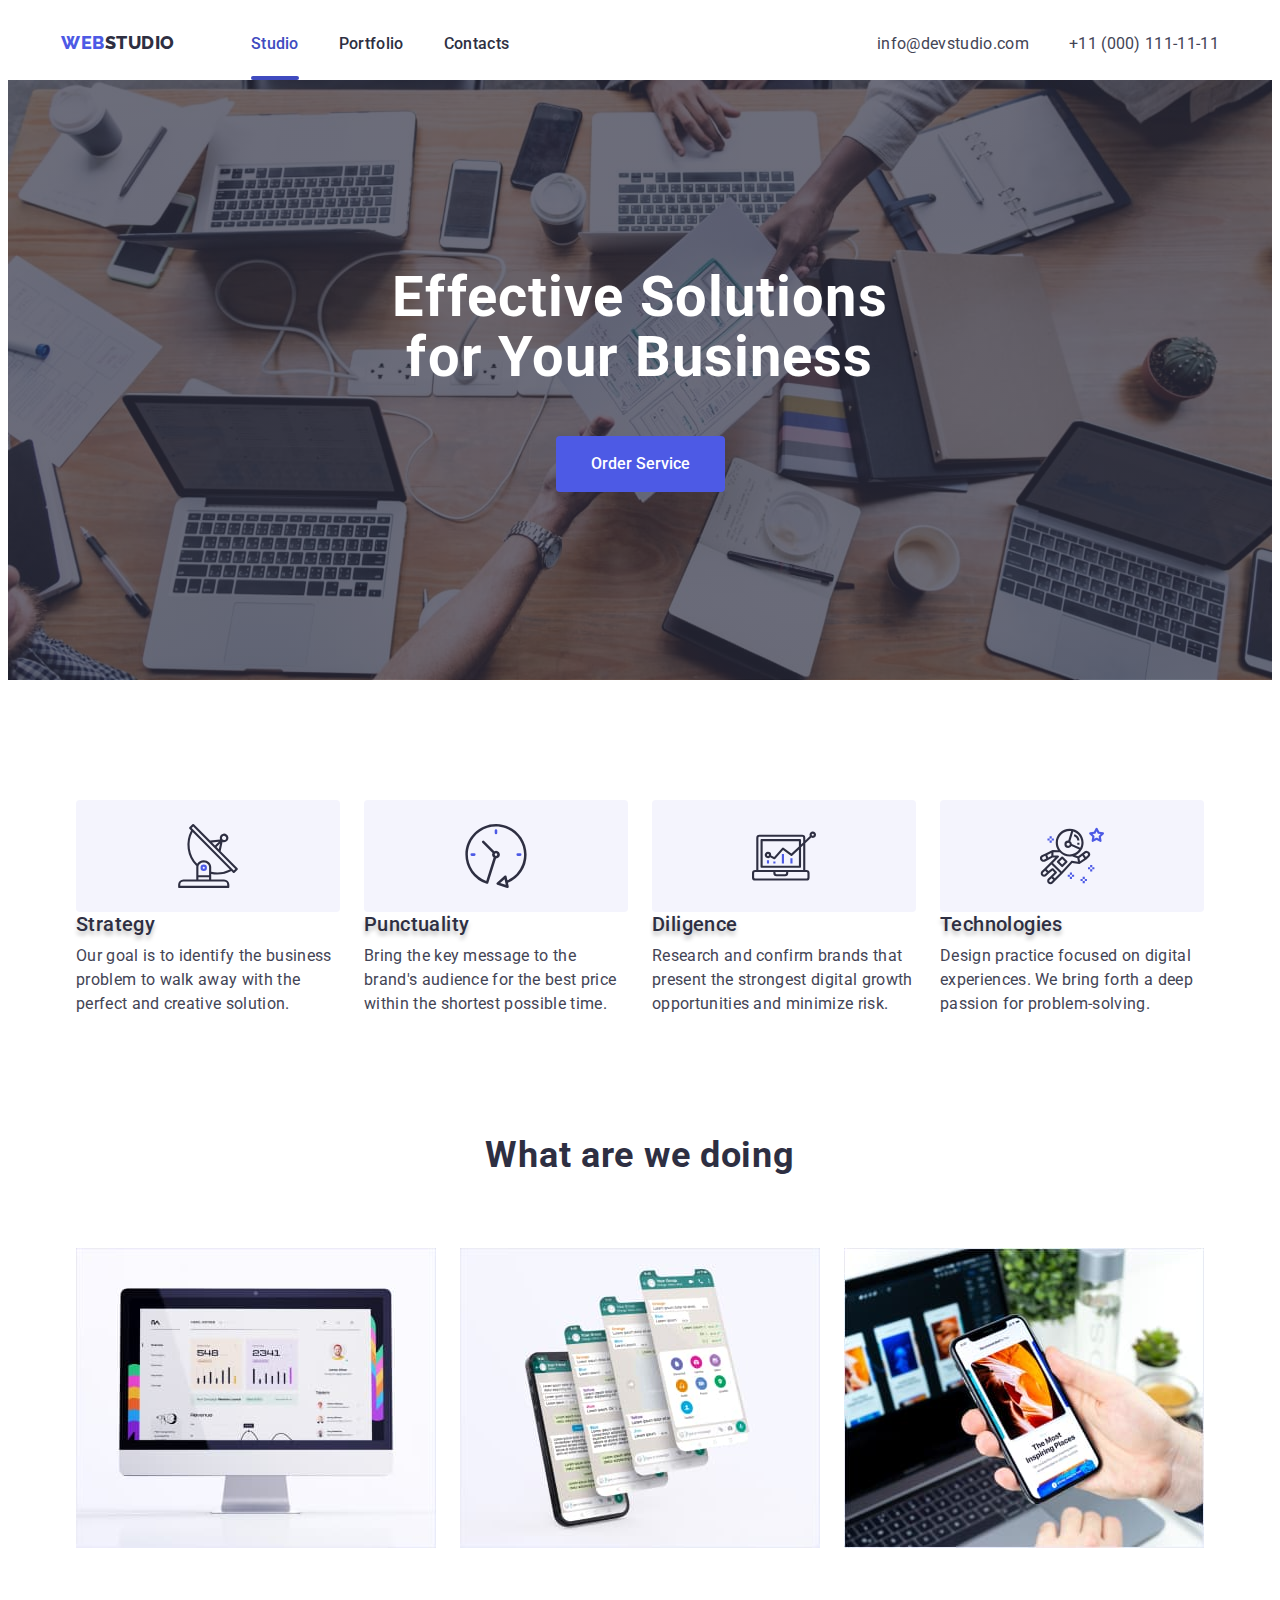
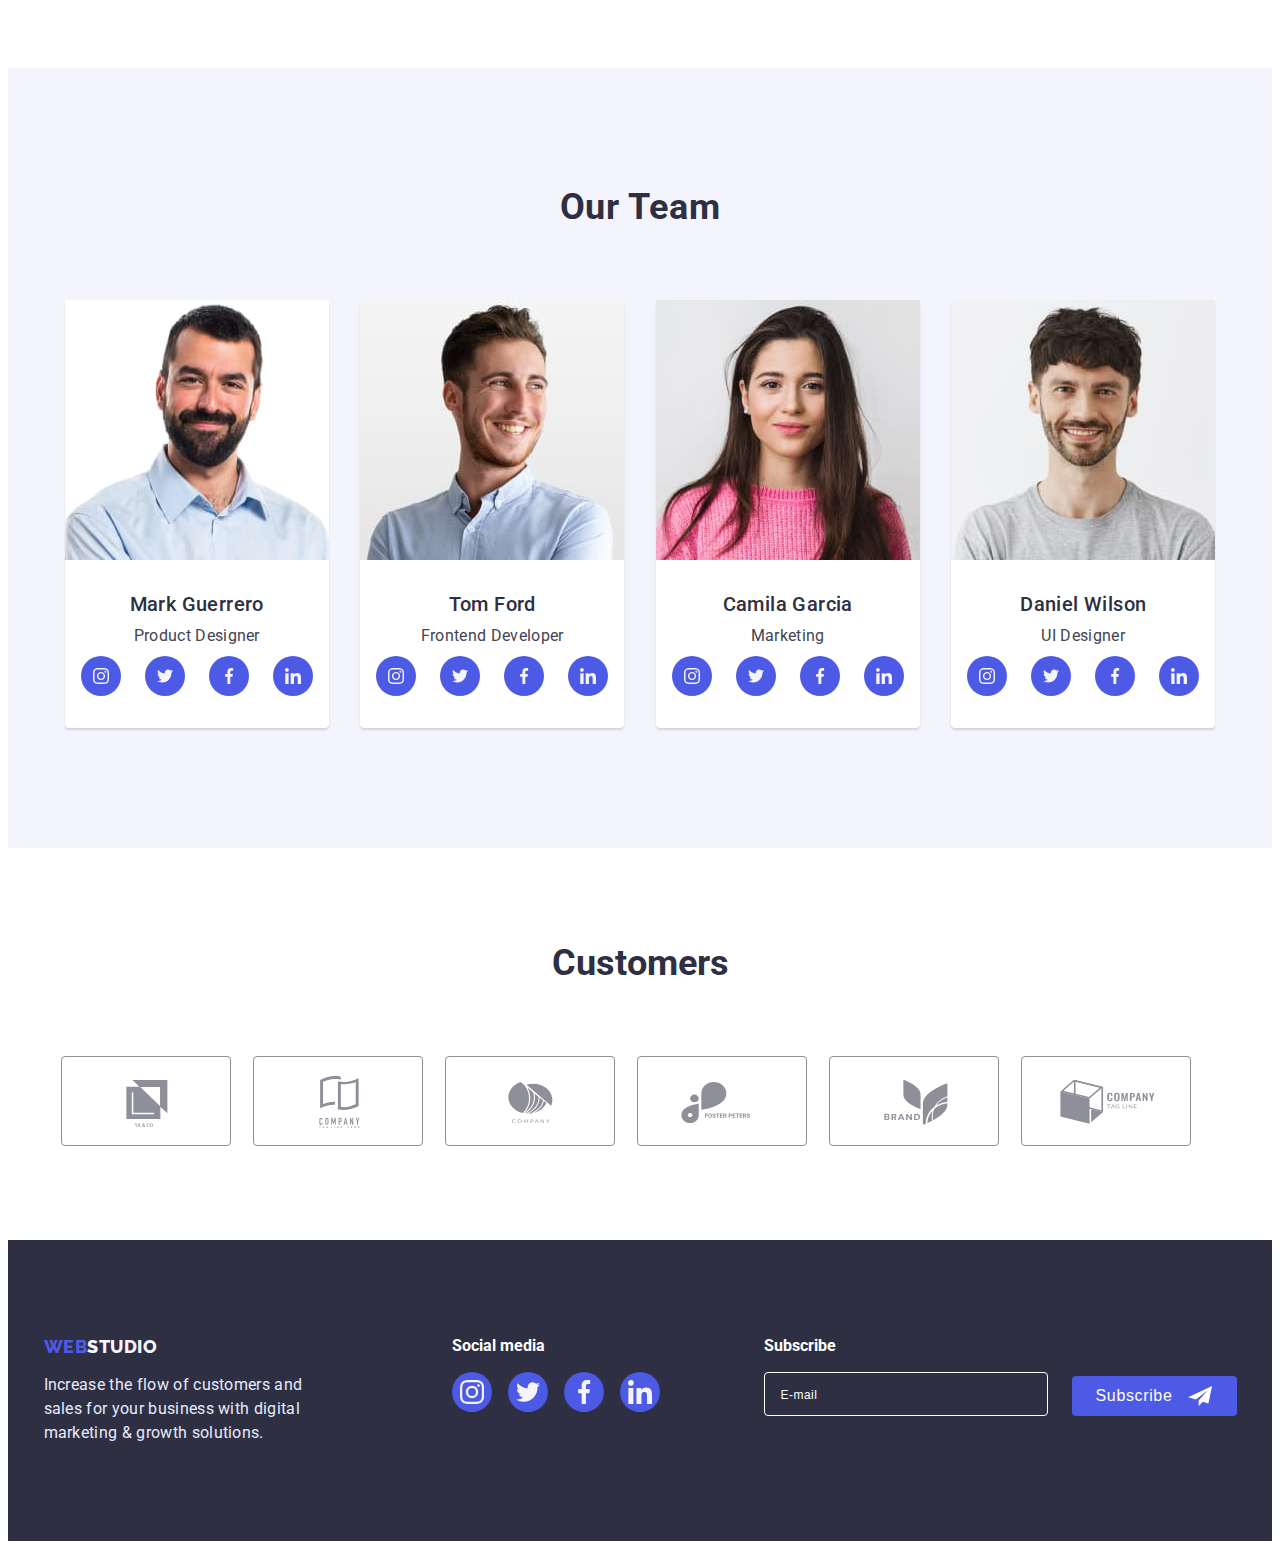
<file: index.html>
<!DOCTYPE html>
<html lang="en">
  <head>
    <meta charset="UTF-8" />
    <meta http-equiv="X-UA-Compatible" content="IE=edge" />
    <meta name="viewport" content="width=device-width, initial-scale=1.0" />
    <title>WebStudio</title>
    <link rel="preconnect" href="https://fonts.googleapis.com" />
    <link rel="preconnect" href="https://fonts.gstatic.com" crossorigin />
    <link
      href="https://fonts.googleapis.com/css2?family=Raleway:wght@800&family=Roboto:wght@400;500;700;900&display=swap"
      rel="stylesheet"
    />
    <link
      rel="stylesheet"
      href="https://cdnjs.cloudflare.com/ajax/libs/modern-normalize/1.1.0/modern-normalize.min.css"
      integrity="sha512-wpPYUAdjBVSE4KJnH1VR1HeZfpl1ub8YT/NKx4PuQ5NmX2tKuGu6U/JRp5y+Y8XG2tV+wKQpNHVUX03MfMFn9Q=="
      crossorigin="anonymous"
      referrerpolicy="no-referrer"
    />
    <link rel="stylesheet" href="./css/styles.css" />
  </head>
  <body>
    <!--HEADER-->
    <header class="header">
      <div class="header-container container">
        <nav class="header-navigation">
          <a class="header-logo link" href="./index.html"
            >WEB<span class="header-logo">Studio</span></a
          >
          <ul class="header-list list">
            <li class="header-item">
              <a class="header-link link current" href="./index.html">Studio</a>
            </li>
            <li class="header-item">
              <a class="header-link link" href="./portfolio.html">Portfolio </a>
            </li>
            <li class="header-item">
              <a class="header-link link" href="">Contacts</a>
            </li>
          </ul>
        </nav>
        <address class="header-adress">
          <ul class="adress-list list">
            <li class="adress-item">
              <a class="header-link adress-link link" href="mailto:info@devstudio.com"
                >info@devstudio.com</a
              >
            </li>
            <li class="adress-item">
              <a class="header-link adress-link link" href="tel:+110001111111"
                >+11 (000) 111-11-11</a
              >
            </li>
          </ul>
        </address>
        <button type="button" class="menu-open-btn" data-menu-open>
          <svg class="menu-hamburger" width="32" height="22">
            <use href="./images/icons.svg#icon-menu-hamburger"></use>
          </svg>
        </button>
      </div>
      <div class="menu-mob is-hidden" data-menu>
        <button type="button" class="mob-close-btn" data-menu-close>
          <svg class="mob-close-icon" width="8" height="8">
            <use href="./images/icons.svg#icon-close-modal"></use>
          </svg>
        </button>
        <nav>
          <ul class="menu-mob-list list">
            <li class="menu-mob-item">
              <a class="menu-mob-link link current-menu-mob" href="./index.html">Studio</a>
            </li>
            <li class="menu-mob-item">
              <a class="menu-mob-link link" href="./portfolio.html">Portfolio </a>
            </li>
            <li class="menu-mob-item">
              <a class="menu-mob-link link" href="">Contacts</a>
            </li>
          </ul>
        </nav>
        <address class="menu-mob-adress">
          <ul class="mob-adress-list list">
            <li class="mob-adress-item">
              <a class="mob-tel-link link" href="tel:+110001111111"
                >+11 (000) 111-11-11</a
              >
            </li>
            <li class="mob-adress-item">
              <a class="mob-email-link link" href="mailto:info@devstudio.com"
                >info@devstudio.com</a
              >
            </li>
          </ul>
          <ul class="mob-soc-list list">
            <li class="mob-soc-item">
              <a class="mob-soc-link link" href="">
                <svg class="mob-soc-icon" width="16" height="16">
                  <use href="./images/icons.svg#icon-instagram"></use>
                </svg>
              </a>
            </li>
            <li class="mob-soc-item">
              <a class="mob-soc-link link" href="">
               <svg class="mob-soc-icon" width="16" height="16">
                 <use href="./images/icons.svg#icon-twitter"></use>
               </svg>
             </a>
           </li>
           <li class="mob-soc-item">
             <a class="mob-soc-link link" href="">
               <svg class="mob-soc-icon" width="16" height="16">
                 <use href="./images/icons.svg#icon-facebook"></use>
               </svg>
             </a>
           </li>
           <li class="mob-soc-item">
             <a class="mob-soc-link link" href="">
               <svg class="mob-soc-icon" width="16" height="16">
                 <use href="./images/icons.svg#icon-linkedin"></use>
               </svg>
             </a>
           </li>
          </ul>
      </div>
    </header>
    <main>
      <!--HERO-->
      <section class="hero">
        <div class="hero-container container">
          <h1 class="hero-title">Effective Solutions for Your Business</h1>
          <button class="hero-btn" data-modal-open type="button">
            Order Service
          </button>
        </div>
      </section>
      <!--FUNCTIONS-->
      <section class="functions section">
        <div class="functions-container container">
          <h2 hidden class="functions-title">Functions</h2>
          <ul class="functions-list list">
            <li class="functions-item icon-antenna">
              <h3 class="functions-item-title">Strategy</h3>
              <p class="functions-item-text">
                Our goal is to identify the business problem to walk away with
                the perfect and creative solution.
              </p>
            </li>
            <li class="functions-item icon-clock">
              <h3 class="functions-item-title">Punctuality</h3>
              <p class="functions-item-text">
                Bring the key message to the brand's audience for the best price
                within the shortest possible time.
              </p>
            </li>
            <li class="functions-item icon-diagram">
              <h3 class="functions-item-title">Diligence</h3>
              <p class="functions-item-text">
                Research and confirm brands that present the strongest digital
                growth opportunities and minimize risk.
              </p>
            </li>
            <li class="functions-item icon-astronaut">
              <h3 class="functions-item-title">Technologies</h3>
              <p class="functions-item-text">
                Design practice focused on digital experiences. We bring forth a
                deep passion for problem-solving.
              </p>
            </li>
          </ul>
        </div>
      </section>
      <!--ACTS-->
      <section class="acts section">
        <div class="acts-container container">
          <h2 class="acts-title">What are we doing</h2>
          <ul class="acts-list list">
            <li class="acts-item">
              <img
                src="./images/acts/act_1.jpg"
                alt="Monitor"
                srcset="./images/acts/act_1-2x.jpg 2x"
                width="360"
                height="300"
              />
            </li>
            <li class="acts-item">
              <img
                src="./images/acts/act_2.jpg"
                alt="Telephon"
                srcset="./images/acts/act_2-2x.jpg 2x"
                width="360"
                height="300"
              />
            </li>
            <li class="acts-item">
              <img
                src="./images/acts/act_3.jpg"
                alt="Laptop"
                srcset="./images/acts/act_3-2x.jpg 2x"
                width="360"
                height="300"
              />
            </li>
          </ul>
        </div>
      </section>
      <!--TEAM-->
      <section class="team section">
        <div class="team-container container">
          <h2 class="team-title">Our Team</h2>
          <ul class="team-list list">
            <li class="team-item">
              <img
                src="./images/team/mark_guerrero.jpg"
                alt="A member of the team Mark Guerrero"
                srcset="./images/team/mark_guerrero-2x.jpg 2x"
                width="264"
                height="260"
              />
              <div class="team-item-wrap">
                <h3 class="team-item-title">Mark Guerrero</h3>
                <p class="team-item-text">Product Designer</p>
                <ul class="team-soc-list list">
                  <li class="team-soc-item">
                    <a class="team-soc-link link" href="">
                      <svg class="team-soc-icon" width="16" height="16">
                        <use href="./images/icons.svg#icon-instagram"></use>
                      </svg>
                    </a>
                  </li>
                  <li class="team-soc-item">
                    <a class="team-soc-link link" href="">
                      <svg class="team-soc-icon" width="16" height="16">
                        <use href="./images/icons.svg#icon-twitter"></use>
                      </svg>
                    </a>
                  </li>
                  <li class="team-soc-item">
                    <a class="team-soc-link link" href="">
                      <svg class="team-soc-icon" width="16" height="16">
                        <use href="./images/icons.svg#icon-facebook"></use>
                      </svg>
                    </a>
                  </li>
                  <li class="team-soc-item">
                    <a class="team-soc-link link" href="">
                      <svg class="team-soc-icon" width="16" height="16">
                        <use href="./images/icons.svg#icon-linkedin"></use>
                      </svg>
                    </a>
                  </li>
                </ul>
              </div>
            </li>
            <li class="team-item">
              <img
                src="./images/team/tom_ford.jpg"
                alt="A member of the team Tom Ford"
                srcset="./images/team/tom_ford-2x.jpg 2x"
                width="264"
                height="260"
              />
              <div class="team-item-wrap">
                <h3 class="team-item-title">Tom Ford</h3>
                <p class="team-item-text">Frontend Developer</p>
                <ul class="team-soc-list list">
                  <li class="team-soc-item">
                    <a class="team-soc-link link" href="">
                      <svg class="team-soc-icon" width="16" height="16">
                        <use href="./images/icons.svg#icon-instagram"></use>
                      </svg>
                    </a>
                  </li>
                  <li class="team-soc-item">
                    <a class="team-soc-link link" href="">
                      <svg class="team-soc-icon" width="16" height="16">
                        <use href="./images/icons.svg#icon-twitter"></use>
                      </svg>
                    </a>
                  </li>
                  <li class="team-soc-item">
                    <a class="team-soc-link link" href="">
                      <svg class="team-soc-icon" width="16" height="16">
                        <use href="./images/icons.svg#icon-facebook"></use>
                      </svg>
                    </a>
                  </li>
                  <li class="team-soc-item">
                    <a class="team-soc-link link" href="">
                      <svg class="team-soc-icon" width="16" height="16">
                        <use href="./images/icons.svg#icon-linkedin"></use>
                      </svg>
                    </a>
                  </li>
                </ul>
              </div>
            </li>
            <li class="team-item">
              <img
                src="./images/team/camila_garcia.jpg"
                alt="A member of the team Camila Garcia"
                srcset="./images/team/camila_garcia-2x.jpg 2x"
                width="264"
                height="260"
              />
              <div class="team-item-wrap">
                <h3 class="team-item-title">Camila Garcia</h3>
                <p class="team-item-text">Marketing</p>
                <ul class="team-soc-list list">
                  <li class="team-soc-item">
                    <a class="team-soc-link link" href="">
                      <svg class="team-soc-icon" width="16" height="16">
                        <use href="./images/icons.svg#icon-instagram"></use>
                      </svg>
                    </a>
                  </li>
                  <li class="team-soc-item">
                    <a class="team-soc-link link" href="">
                      <svg class="team-soc-icon" width="16" height="16">
                        <use href="./images/icons.svg#icon-twitter"></use>
                      </svg>
                    </a>
                  </li>
                  <li class="team-soc-item">
                    <a class="team-soc-link link" href="">
                      <svg class="team-soc-icon" width="16" height="16">
                        <use href="./images/icons.svg#icon-facebook"></use>
                      </svg>
                    </a>
                  </li>
                  <li class="team-soc-item">
                    <a class="team-soc-link link" href="">
                      <svg class="team-soc-icon" width="16" height="16">
                        <use href="./images/icons.svg#icon-linkedin"></use>
                      </svg>
                    </a>
                  </li>
                </ul>
              </div>
            </li>
            <li class="team-item">
              <img
                src="./images/team/daniel_wilson.jpg"
                alt="A member of the team Daniel Wilson"
                srcset="./images/team/daniel_wilson-2x.jpg 2x"
                width="264"
                height="260"
              />
              <div class="team-item-wrap">
                <h3 class="team-item-title">Daniel Wilson</h3>
                <p class="team-item-text">UI Designer</p>
                <ul class="team-soc-list list">
                  <li class="team-soc-item">
                    <a class="team-soc-link link" href="">
                      <svg class="team-soc-icon" width="16" height="16">
                        <use href="./images/icons.svg#icon-instagram"></use>
                      </svg>
                    </a>
                  </li>
                  <li class="team-soc-item">
                    <a class="team-soc-link link" href="">
                      <svg class="team-soc-icon" width="16" height="16">
                        <use href="./images/icons.svg#icon-twitter"></use>
                      </svg>
                    </a>
                  </li>
                  <li class="team-soc-item">
                    <a class="team-soc-link link" href="">
                      <svg class="team-soc-icon" width="16" height="16">
                        <use href="./images/icons.svg#icon-facebook"></use>
                      </svg>
                    </a>
                  </li>
                  <li class="team-soc-item">
                    <a class="team-soc-link link" href="">
                      <svg class="team-soc-icon" width="16" height="16">
                        <use href="./images/icons.svg#icon-linkedin"></use>
                      </svg>
                    </a>
                  </li>
                </ul>
              </div>
            </li>
          </ul>
        </div>
      </section>
      <!--CUSTOMERS-->
      <section class="customers section">
        <div class="customers-container container">
          <h2 class="customers-title">Customers</h2>
          <ul class="customers-list list">
            <li class="customers-item">
              <a href="" class="customers-link link">
                <svg class="customers-icon" width="104" height="56">
                  <use href="./images/icons.svg#icon-ya-and-co"></use>
                </svg>
              </a>
            </li>
            <li class="customers-item">
              <a href="" class="customers-link link">
                <svg class="customers-icon" width="104" height="56">
                  <use href="./images/icons.svg#icon-tag-line-here"></use>
                </svg>
              </a>
            </li>
            <li class="customers-item">
              <a href="" class="customers-link link">
                <svg class="customers-icon" width="104" height="56">
                  <use href="./images/icons.svg#icon-company"></use>
                </svg>
              </a>
            </li>
            <li class="customers-item">
              <a href="" class="customers-link link">
                <svg class="customers-icon" width="104" height="56">
                  <use href="./images/icons.svg#icon-foster-peters"></use>
                </svg>
              </a>
            </li>
            <li class="customers-item">
              <a href="" class="customers-link link">
                <svg class="customers-icon" width="104" height="56">
                  <use href="./images/icons.svg#icon-brand"></use>
                </svg>
              </a>
            </li>
            <li class="customers-item">
              <a href="" class="customers-link link">
                <svg class="customers-icon" width="104" height="56">
                  <use href="./images/icons.svg#icon-tag-line"></use>
                </svg>
              </a>
            </li>
          </ul>
        </div>
      </section>
    </main>
    <!--FOOTER-->
    <footer class="footer">
      <div class="footer-main container">
        <div class="footer-logo">
          <a class="footer-logo-link link" href="./index.html"
            >WEB<span class="footer-log-end">Studio</span></a
          >
          <p class="footer-text">
            Increase the flow of customers and sales for your business with
            digital marketing & growth solutions.
          </p>
        </div>
        <div class="footer-media">
          <h3 class="footer-title">Social media</h3>
          <ul class="footer-soc-list list">
            <li class="footer-soc-item">
              <a class="footer-soc-link link" href="">
                <svg class="footer-soc-icon" width="16" height="16">
                  <use href="./images/icons.svg#icon-instagram"></use>
                </svg>
              </a>
            </li>
            <li class="footer-soc-item">
              <a class="footer-soc-link link" href="">
                <svg class="footer-soc-icon" width="16" height="16">
                  <use href="./images/icons.svg#icon-twitter"></use>
                </svg>
              </a>
            </li>
            <li class="footer-soc-item">
              <a class="footer-soc-link link" href="">
                <svg class="footer-soc-icon" width="16" height="16">
                  <use href="./images/icons.svg#icon-facebook"></use>
                </svg>
              </a>
            </li>
            <li class="footer-soc-item">
              <a class="footer-soc-link link" href="">
                <svg class="footer-soc-icon" width="16" height="16">
                  <use href="./images/icons.svg#icon-linkedin"></use>
                </svg>
              </a>
            </li>
          </ul>
        </div>
        <div class="footer-subscribe">
          <h3 class="footer-title">Subscribe</h3>
          <form class="footer-field">
            <label hidden class="footer-label" for="footer-email">Email</label>
            <div class="footer-label-email">
              <input
                type="email"
                name="footer-email"
                id="footer-email"
                class="footer-input"
                title="Enter email"
                placeholder="E-mail"
              />
            </div>
            <button type="submit" class="btn-subscribe">
              Subscribe
              <span class="btn-subscribe-text">
                <svg class="subscribe-icon" width="24" height="20">
                  <use href="./images/icons.svg#icon-subscribe"></use>
                </svg>
              </span>
            </button>
          </form>
        </div>
      </div>
    </footer>
    <!-- BACKDROP -->
    <div class="backdrop is-hidden" data-modal>
      <div class="modal">
        <button class="modal-close-btn" type="button" data-modal-close>
          <svg class="modal-close-icon" width="8" height="8">
            <use href="./images/icons.svg#icon-close-modal"></use>
          </svg>
        </button>
        <p class="modal-title">Leave your contacts and we will call you back</p>
        <form class="modal-form">
          <label class="modal-input-title">
            <span class="input-text">Name</span>
            <span class="input-wrap">
              <input
                type="text"
                name="user-name"
                class="modal-input"
                required
                title="Enter name"
              />
              <svg class="modal-icon" width="18" height="18">
                <use href="./images/icons.svg#icon-person"></use>
              </svg>
            </span>
          </label>
          <label class="modal-input-title">
            <span class="input-text">Phone</span>
            <span class="input-wrap">
              <input
                type="tel"
                name="user-tel"
                class="modal-input"
                required
                title="Enter phone"
              />
              <svg class="modal-icon" width="18" height="24">
                <use href="./images/icons.svg#icon-phone"></use>
              </svg>
            </span>
          </label>
          <label class="modal-input-title">
            <span class="input-text">Email</span>
            <span class="input-wrap">
              <input
                type="email"
                name="user-email"
                class="modal-input"
                title="Enter email"
              />
              <svg class="modal-icon" width="18" height="24">
                <use href="./images/icons.svg#icon-email"></use>
              </svg>
            </span>
          </label>
          <label class="modal-input-title">
            <span class="input-text">Comment</span>
            <span class="input-wrap">
              <textarea
                name="user-comment"
                id="user-comment"
                class="modal-textarea"
                placeholder="Text input"
              ></textarea>
            </span>
          </label>
          <div class="modal-check">
            <input
              type="checkbox"
              name="accept"
              id="accept"
              class="modal-checkbox-view visually-hidden"
              value="true"
            />
            <label class="modal-checkbox-text" for="accept">
              <span>
                <svg class="check-icon" width="10" height="8">
                  <use href="./images/icons.svg#icon-check"></use>
                </svg>
              </span>
              I accept the terms and conditions of the
              <a class="modal-checkbox-link" href="">Privacy Policy</a>
            </label>
          </div>
          <button type="submit" class="btn-submit">Send</button>
        </form>
      </div>
    </div>
    <script src="./js/modal.js"></script>
    <script src="./js/menu.js"></script>
    <script src="https://unpkg.com/aos@2.3.1/dist/aos.js"></script>
    <script>
      AOS.init();
    </script>
  </body>
</html>
</file>
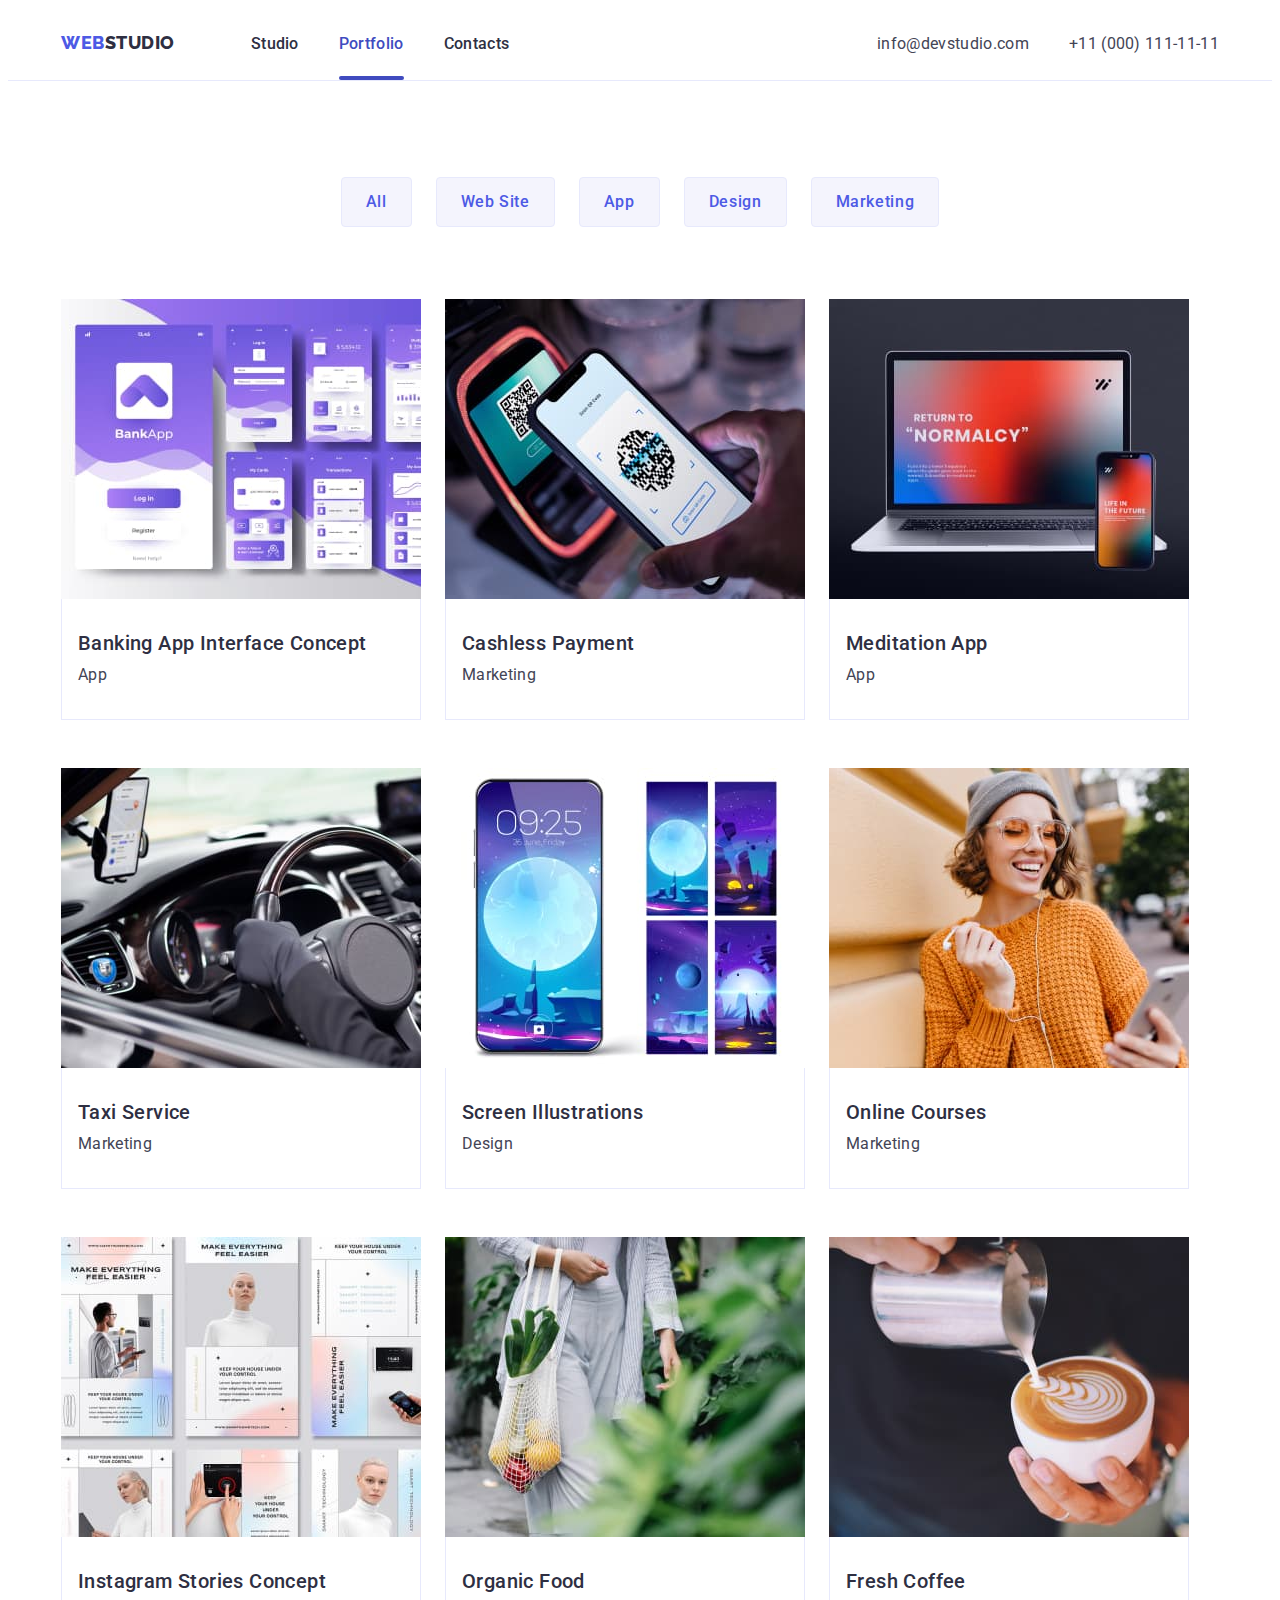
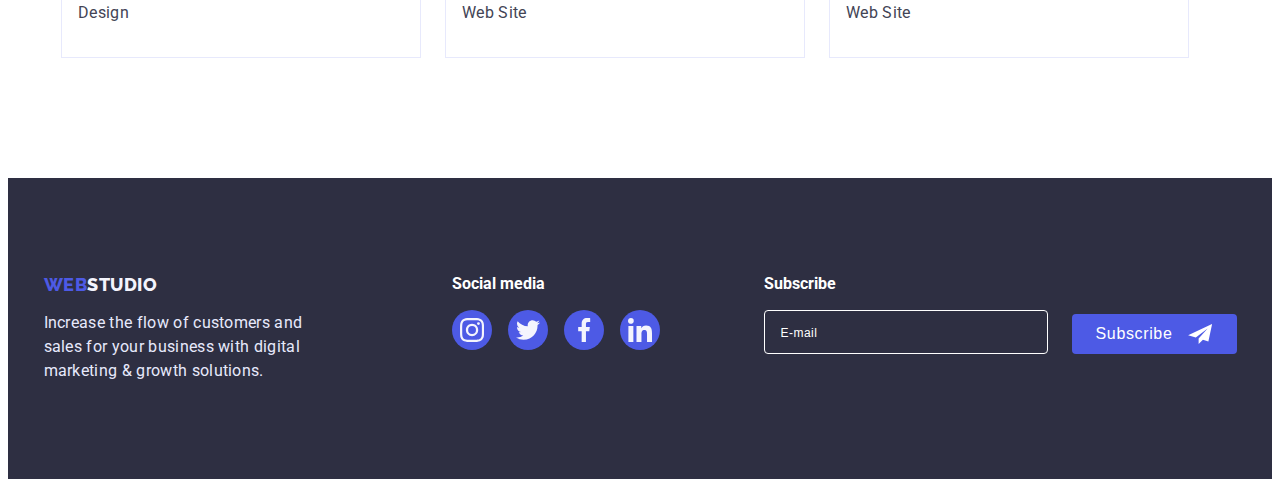
<file: portfolio.html>
<!DOCTYPE html>
<html lang="en">
  <head>
    <meta charset="UTF-8" />
    <meta http-equiv="X-UA-Compatible" content="IE=edge" />
    <meta name="viewport" content="width=device-width, initial-scale=1.0" />
    <title>Portfolio</title>
    <link rel="preconnect" href="https://fonts.googleapis.com" />
    <link rel="preconnect" href="https://fonts.gstatic.com" crossorigin />
    <link
      href="https://fonts.googleapis.com/css2?family=Raleway:wght@800&family=Roboto:wght@400;500;700;900&display=swap"
      rel="stylesheet"
    />
    <link
      rel="stylesheet"
      href="https://cdnjs.cloudflare.com/ajax/libs/modern-normalize/1.1.0/modern-normalize.min.css"
      integrity="sha512-wpPYUAdjBVSE4KJnH1VR1HeZfpl1ub8YT/NKx4PuQ5NmX2tKuGu6U/JRp5y+Y8XG2tV+wKQpNHVUX03MfMFn9Q=="
      crossorigin="anonymous"
      referrerpolicy="no-referrer"
    />
    <link rel="stylesheet" href="./css/styles.css" />
  </head>
  <body>
    <header class="header-portfolio header">
      <div class="header-container container">
        <nav class="header-navigation">
          <a class="header-logo link" href="./index.html"
            >WEB<span class="header-logo">Studio</span></a
          >
          <ul class="header-list list">
            <li class="header-item">
              <a class="header-link link" href="./index.html">Studio</a>
            </li>
            <li class="header-item">
              <a class="header-link link current" href="./portfolio.html"
                >Portfolio
              </a>
            </li>
            <li class="header-item">
              <a class="header-link link" href="">Contacts</a>
            </li>
          </ul>
        </nav>
        <address class="header-adress">
          <ul class="adress-list list">
            <li class="adress-item">
              <a class="header-link link" href="mailto:info@devstudio.com"
                >info@devstudio.com</a
              >
            </li>
            <li class="adress-item">
              <a class="header-link link" href="tel:+110001111111"
                >+11 (000) 111-11-11</a
              >
            </li>
          </ul>
        </address>
      </div>
    </header>
    <main>
      <section class="portfolio">
        <div class="portfolio-main container">
          <h1 hidden>Portfolio</h1>
          <ul class="portfolio-list list">
            <li class="portfolio-item link">
              <button class="portfolio-btn" type="button">All</button>
            </li>
            <li class="portfolio-item link">
              <button class="portfolio-btn" type="button">Web Site</button>
            </li>
            <li class="portfolio-item link">
              <button class="portfolio-btn" type="button">App</button>
            </li>
            <li class="portfolio-item link">
              <button class="portfolio-btn" type="button">Design</button>
            </li>
            <li class="portfolio-item link">
              <button class="portfolio-btn" type="button">Marketing</button>
            </li>
          </ul>
          <ul class="portfolio-list-pic list">
            <li class="portfolio-item-pic link">
              <div class="portfolio-top-wrap">
                <a class="portfolio-link link" href="">
                <img
                  src="./images/portfolio/banking_app_interface_concept.jpg"
                  alt="Banking App Interface Concept"
                  width="360"
                  height="300"
                />
                <p class="portfolio-top-text">
                </p>
              </div>
                <div class="portfolio-border">
                  <h2 class="portfolio-subtitle">
                    Banking App Interface Concept
                  </h2>
                  <p class="portfolio-text">App</p>
                </div>
              </a>
            </li>
            <li class="portfolio-item-pic link">
              <div class="portfolio-top-wrap">
                <a class="portfolio-link link" href="">
                <img
                  src="./images/portfolio/cashless_payment.jpg"
                  alt="Cashless Payment"
                  width="360"
                  height="300"
                />
                <p  class="portfolio-top-text">14 Stylish and User-Friendly App Design Concepts · Task
                  Manager App · Calorie Tracker App · Exotic Fruit Ecommerce App
                  · Cloud Storage App</p>
              </div>
                <div class="portfolio-border">
                  <h2 class="portfolio-subtitle">Cashless Payment</h2>
                  <p class="portfolio-text">Marketing</p>
                </div>
              </a>
            </li>
            <li class="portfolio-item-pic link">
              <div class="portfolio-top-wrap">
                <a class="portfolio-link link" href="">
                <img
                  src="./images/portfolio/meditaion_app.jpg"
                  alt="Meditaion App"
                  width="360"
                  height="300"
                />
                <p  class="portfolio-top-text"></p>
              </div>
                <div class="portfolio-border">
                  <h2 class="portfolio-subtitle">Meditation App</h2>
                  <p class="portfolio-text">App</p>
                </div>
              </a>
            </li>
            <li class="portfolio-item-pic link">
              <div class="portfolio-top-wrap">
                <a class="portfolio-link link" href="">
                <img
                  src="./images/portfolio/taxi_service.jpg"
                  alt="Taxi Service"
                  width="360"
                  height="300"
                />
                <p  class="portfolio-top-text"></p>
              </div>
                <div class="portfolio-border">
                  <h2 class="portfolio-subtitle">Taxi Service</h2>
                  <p class="portfolio-text">Marketing</p>
                </div>
              </a>
            </li>
            <li class="portfolio-item-pic link">
              <div class="portfolio-top-wrap">
                <a class="portfolio-link link" href="">
                <img
                  src="./images/portfolio/screen_illustrations.jpg"
                  alt="Screen Illustrations"
                  width="360"
                  height="300"
                />
                <p  class="portfolio-top-text"></p>
              </div>
                <div class="portfolio-border">
                  <h2 class="portfolio-subtitle">Screen Illustrations</h2>
                  <p class="portfolio-text">Design</p>
                </div>
              </a>
            </li>
            <li class="portfolio-item-pic link">
              <div class="portfolio-top-wrap">
                <a class="portfolio-link link" href="">
                <img
                  src="./images/portfolio/online_courses.jpg"
                  alt="Online Courses"
                  width="360"
                  height="300"
                />
                <p  class="portfolio-top-text"></p>
              </div>
                <div class="portfolio-border">
                  <h2 class="portfolio-subtitle">Online Courses</h2>
                  <p class="portfolio-text">Marketing</p>
                </div>
              </a>
            </li>
            <li class="portfolio-item-pic link">
              <div class="portfolio-top-wrap">
                <a class="portfolio-link link" href="">
                <img
                  src="./images/portfolio/instagram_stories_concept.jpg"
                  alt="Instagram Stories Concept"
                  width="360"
                  height="300"
                />
                <p  class="portfolio-top-text"></p>
              </div>
                <div class="portfolio-border">
                  <h2 class="portfolio-subtitle">Instagram Stories Concept</h2>
                  <p class="portfolio-text">Design</p>
                </div>
              </a>
            </li>
            <li class="portfolio-item-pic link">
              <div class="portfolio-top-wrap">
                <a class="portfolio-link link" href="">
                <img
                  src="./images/portfolio/organic_food.jpg"
                  alt="Organic Food"
                  width="360"
                  height="300"
                />
                <p  class="portfolio-top-text"></p>
              </div>
                <div class="portfolio-border">
                  <h2 class="portfolio-subtitle">Organic Food</h2>
                  <p class="portfolio-text">Web Site</p>
                </div>
              </a>
            </li>
            <li class="portfolio-item-pic link">
              <div class="portfolio-top-wrap">
                <a class="portfolio-link link" href="">
                <img
                  src="./images/portfolio/fresh_coffee.jpg"
                  alt="Fresh Coffee"
                  width="360"
                  height="300"
                />
                <p  class="portfolio-top-text"></p>
              </div>
                <div class="portfolio-border">
                  <h2 class="portfolio-subtitle">Fresh Coffee</h2>
                  <p class="portfolio-text">Web Site</p>
                </div>
              </a>
            </li>
          </ul>
        </div>
      </section>
    </main>
    <!--FOOTER-->
    <footer class="footer">
      <div class="footer-main container">
        <div class="footer-logo">
          <a class="footer-logo-link link" href="./index.html"
            >WEB<span class="footer-log-end">Studio</span></a
          >
          <p class="footer-text">
            Increase the flow of customers and sales for your business with
            digital marketing & growth solutions.
          </p>
        </div>
        <div class="footer-media">
          <h3 class="footer-title">Social media</h3>
          <ul class="footer-soc-list list">
            <li class="footer-soc-item">
              <a class="footer-soc-link link" href="">
                <svg class="footer-soc-icon" width="16" height="16">
                  <use href="./images/icons.svg#icon-instagram"></use>
                </svg>
              </a>
            </li>
            <li class="footer-soc-item">
              <a class="footer-soc-link link" href="">
                <svg class="footer-soc-icon" width="16" height="16">
                  <use href="./images/icons.svg#icon-twitter"></use>
                </svg>
              </a>
            </li>
            <li class="footer-soc-item">
              <a class="footer-soc-link link" href="">
                <svg class="footer-soc-icon" width="16" height="16">
                  <use href="./images/icons.svg#icon-facebook"></use>
                </svg>
              </a>
            </li>
            <li class="footer-soc-item">
              <a class="footer-soc-link link" href="">
                <svg class="footer-soc-icon" width="16" height="16">
                  <use href="./images/icons.svg#icon-linkedin"></use>
                </svg>
              </a>
            </li>
          </ul>
        </div>
        <div class="footer-subscribe">
          <h3 class="footer-title">Subscribe</h3>
          <form class="footer-field">
            <label hidden class="footer-label" for="footer-email">Email</label>
            <div class="footer-label-email">
              <input
                type="email"
                name="footer-email"
                id="footer-email"
                class="footer-input"
                title="Enter email"
                placeholder="E-mail"
              />
            </div>
            <button type="submit" class="btn-subscribe">
              Subscribe
              <span class="btn-subscribe-text">
                <svg class="subscribe-icon" width="24" height="20">
                  <use href="./images/icons.svg#icon-subscribe"></use>
                </svg>
              </span>
            </button>
          </form>
        </div>
      </div>
    </footer>
  </body>
</html>
</file>
<file: css/styles.css>
:root {
    --iris: #4d5ae5;
    --ocean: #404bbf;
    --navy-blue: #2e2f42;
    --green: #31d0aa;
    --slate: #434455;
    --light-slate: #8e8f99;
    --cornflower: #e7e9fc;
    --cloud: #f4f4fd;
    --navy-blue-modal: #2e2f42;
    --grey: #2e2f42;
    --white: #ffffff;
    --dairy: #fcfcfc;
}

body {
    font-family: 'Roboto', sans-serif;
    color: var(--slate);
    background-color: var(--white);
}

.title {
    font-family: 'Roboto', sans-serif;
    font-size: 56px;
    line-height: 1.07;
    text-align: center;
    letter-spacing: 0.02em;
}

.top-text {
    font-size: 16px;
    line-height: 1.5;
    letter-spacing: 0.02em;
}

h1,
h2,
h3,
h4,
p {
    margin-top: 0;
    margin-bottom: 0;
}

ul {
    margin-top: 0;
    margin-bottom: 0;
    padding-left: 0;
}

img {
    display: block;
    max-width: 100%;
    height: auto;
    width: 100%;
}

.list {
    list-style: none;
}

.link {
    text-decoration: none;
}

.visually-hidden {
    position: absolute;
    width: 1px;
    height: 1px;
    margin: -1px;
    border: 0;
    padding: 0;
    white-space: nowrap;
    clip-path: inset(100%);
    clip: rect(0 0 0 0);
    overflow: hidden;
}

.container {
    width: 100%;
    margin-left: auto;
    margin-right: auto;
    padding-left: 16px;
    padding-right: 16px;
    /* border: 2px solid tomato; */
}

.section {
    padding-top: 96px;
    padding-bottom: 96px;
}

/*---------------HEADER---------------*/
.header-container {
    display: flex;
    justify-content: center;
    align-items: center;
}

.container .header-navigation  {
    display: flex;
    align-items: baseline;
}

.header-logo,.footer-logo-link {
    font-family: 'Raleway', sans-serif;
    font-weight: 800;
    font-size: 18px;
    line-height: 1.17;
    letter-spacing: 0.03em;
    text-transform: uppercase;
    color: var(--iris);
}

.header-logo>span {
    color: var(--navy-blue);
}

.header-navigation {
    padding: 24px 0;
}

.current {
    position: relative;
}

.current::after {
    content: '';
    position: absolute;
    display: block;
    left: 0;
    bottom: -24px;
    width: 100%;
    height: 4px;
    border-radius: 4px;
    background-color: var(--ocean);
}

.header-adress {
    display: flex;
    margin-left: auto;
}

.adress-list {
    display: flex;
}

.adress-item {
    font-size: 16px;
    line-height: 1.5;
    letter-spacing: 0.02em;
    color: var(--slate);
    font-style: normal;
}

.adress-item>.link {
    font-family: 'Roboto', sans-serif;
    font-weight: 400;
    font-size: 12px;
    line-height: 1.17;
    letter-spacing: 0.04em;
    color: var(--slate);
}

.adress-item>.link:hover,
.adress-item>.link:focus {
    color: var(--ocean);
}

.adress-item:not(:last-child) {
    margin-bottom: 12px;
}

/*---------------HERO---------------*/

.hero {
    background: var(--grey);
    margin: 0 auto;
    background-image: linear-gradient(rgba(46, 47, 66, 0.7), rgba(46, 47, 66, 0.7)), 
        url("../images/hero/people-office-mob.jpg");
    background-position: center;
    background-repeat: no-repeat;
    background-size: cover;
}

@media (min-device-pixel-ratio: 2),
(min-resolution: 192dpi),
(min-resolution: 2dppx) {
    .hero {
        background-image: linear-gradient(rgba(46, 47, 66, 0.7), rgba(46, 47, 66, 0.7)),
            url("../images/hero/people-office-mob.jpg");
    }
}

.hero-container {
    display: flex;
    flex-direction: column;
    padding: 112px 0;
    background-position: center;
}

.hero-title {
    margin: 0 auto;
    width: 320px;
    margin-bottom: 72px;

    font-size: 36px;
    line-height: 1.1;
    text-align: center;
    letter-spacing: 0.02em;
    color: var(--white);
}

.hero-btn {
    display: block;
    margin: 0 auto;

    font-family: 'Roboto';
    font-style: normal;
    font-weight: 500;
    font-size: 16px;
    line-height: 1.5px;   
    color: var(--white);
    background-color: var(--iris);
    cursor: pointer;
    border-radius: 4px;
    border: none;
    position: inherit;
    width: 169px;
    height: 56px;
    transition: background-color 250ms cubic-bezier(0.4, 0, 0.2, 1);
}

.hero-btn:is(:hover, :focus) {
    background-color: var(--ocean);
}

/*---------------SECTION-FUCTIONS---------------*/

.functions-item {
    margin-bottom: 72px;
}

.functions-item:last-child {
    margin-bottom: 0;
}

.functions-item-title {
    font-weight: 700;
    font-size: 36px;
    line-height: 1.1;
    letter-spacing: 0.02em;
    text-align: center;
    cursor: pointer;
    color: var(--navy-blue);
}

.functions-item-text {
    margin-top: 8px;
  
    font-weight: 500;
    font-size: 16px;
    line-height: 1.5;
    letter-spacing: 0.02em;
    color: var(--slate);
}

/*---------------ACTS---------------*/

/*---------------TEAM---------------*/

.team {
    background-color: var(--cloud);
}

.team-title {
    margin-bottom: 72px;

    font-size: 36px;
    line-height: 1.11;
    text-align: center;
    letter-spacing: 0.02em;
    text-transform: capitalize;
    color: var(--navy-blue);
}

.team-item {
    width: 264px;
    background-color: var(--white);
    border-radius: 4px;
    box-shadow: 0px 2px 2px 0px rgba(46, 47, 66, 0.16);
}

   .team-item-title {
    font-weight: 500;
    font-size: 20px;
    line-height: 1.2;
    letter-spacing: 0.02em;
    text-align: center;
    color: var(--navy-blue);
    margin-bottom: 8px;
}

.team-item-text {
    font-size: 16px;
    line-height: 1.5;
    letter-spacing: 0.02em;
    text-align: center;
    color: var(--slate);
    margin-bottom: 8px;
}

.team-item-wrap {
    padding: 32px 16px;
}

.team-soc-list  {
    display: flex;
    justify-content: space-between;
    gap: 8px;
}

.team-soc-item {
    width: 40px;
    height: 40px;
}

.team-soc-link {
    display: flex;
    align-items: center;
    justify-content: center;
    width: 100%;
    height: 100%;
    border-radius: 50%;
    background-color: var(--iris);
    transition: background-color 250ms cubic-bezier(0.4, 0, 0.2, 1);
}

.team-soc-icon {
    fill: var(--cloud);
}

.team-soc-link:is(:hover, :focus) {
    background-color: var(--ocean);
}

/*---------------CUSTOMERS---------------*/

.customers-list {
    display: flex;
    gap: 72px 16px;
    flex-wrap: wrap;
    flex-direction: row;
}

.customers-title {
    font-size: 36px;
    line-height: 1.11; 
    text-align: center;
    letter-spacing: 2%; 
    color: var(--navy-blue);
    margin-bottom: 72px;
}
.customers-item {
    height: 88px;
    width: calc((100% - 16px) / 2);
}

.customers-link {
    display: flex;
    align-items: center;
    justify-content: center;
    border-radius: 4px;
    border: 1px solid var(--light-slate);
    
    transition: background-color 250ms cubic-bezier(0.4, 0, 0.2, 1);
    width: 100%;
    height: 100%;
}

.customers-icon {
    fill: var(--light-slate);
    transition: fill 250ms cubic-bezier(0.4, 0, 0.2, 1);
}

.customers-link:is(:hover, :focus) {
    border-color: var(--ocean);
}

.customers-link:is(:hover, :focus) .customers-icon {
    fill: var(--ocean);
}

/*---------------FOOTER---------------*/

.footer {
    padding: 96px 0;
    background-color: var(--navy-blue);
}

.footer-logo {
    width: 264px;
}

.footer-logo-link {
    display: flex;
    justify-content: center;
    margin-bottom: 16px;
    color: var(--iris);
    margin-bottom: 16px;
}

.footer-logo-link>span {
    color: var(--cloud);
}

.footer-text {
    max-width: 268px;
    margin-top: 16px;
    font-style: 400;
    font-size: 16px;
    line-height: 1.5;
    letter-spacing: 0.02em;
    color: var(--cornflower);
}

.footer-title {
    display: flex;
    justify-content: center;
    font-style: Medium;
    font-size: 16px;
    line-height: 1.28;
    align-items: center;
    color: var(--white);
    letter-spacing: 2%;
    margin-bottom: 16px;
}

.footer-media {
    width: 208px;
}

.footer-soc-list {
    display: flex;
    gap: 16px;
}

.footer-soc-item {
    width: 40px;
    height: 40px;
}

.footer-soc-link {
    display: flex;
    align-items: center;
    justify-content: center;
    width: 100%;
    height: 100%;
    border-radius: 50%;
    background-color: var(--iris);
    transition: background-color 250ms cubic-bezier(0.4, 0, 0.2, 1);
}

.footer-soc-icon {
    width: 24px;
    height: 24px;
    fill: var(--cloud);
}

.footer-soc-link:is(:hover, :focus) {
    background-color: var(--green);
}

.footer-input {
    width: 398px;
    height: 40px;
    background-color: var(--navy-blue);
    border: 1px solid var(--white);
    opacity: 0.3;
    border-radius: 4px;
    padding-left: 16px;
}

.footer-input:focus {
    outline: transparent;
    color: var(--white);
}

.footer-input::placeholder {
    font-size: 12px;
    Line-height: 1.71;
    align-items: Left;
    letter-spacing: 0.04em;
    color: var(--white);
}

.btn-subscribe {
    margin: 0 auto;
    width: 165px;
    height: 40px;
    font-weight: 500;
    font-size: 16px;
    line-height: 1.5;
    letter-spacing: 0.04em;
    color: var(--white);
    background-color: var(--iris);
    border-radius: 4px;
    border: none;
    display: flex;
    align-items: center;
    justify-content: center;
}

.subscribe-icon {
    fill: var(--white);
    margin-left: 16px;
    display: flex;
    align-items: center;
    justify-content: center;
}

/*---------------PORTFOLIO---------------*/

.header-portfolio {
    border-bottom: 1px solid var(--cornflower);
}

.portfolio {
    padding-top: 96px;
    padding-bottom: 120px;
}

.portfolio-list {
    display: flex;
    justify-content: center;
}

.portfolio-list .portfolio-item+.portfolio-item {
    margin-left: 24px;
}

.portfolio-btn {
    display: block;
    padding: 12px 24px 12px 24px;
    font-family: "Roboto", sans-serif;
    font-weight: 500;
    font-size: 16px;
    line-height: 1.5;
    letter-spacing: 0.04em;
    cursor: pointer;
    color: var(--iris);
    background-color: var(--cloud);
    border: 1px solid var(--cornflower);
    border-radius: 4px;
    transition: background-color 250ms cubic-bezier(0.4, 0, 0.2, 1), color 250ms cubic-bezier(0.4, 0, 0.2, 1), box-shadow 250ms cubic-bezier(0.4, 0, 0.2, 1);
}

.portfolio-btn:hover,
.portfolio-btn:focus {
    color: var(--white);
    background-color: var(--ocean);
    box-shadow: 0px 2px 1px rgba(0, 0, 0, 0.12);
}

.portfolio-link {
    display: block;
    transition: color 250ms linear, box-shadow 250ms cubic-bezier(0.4, 0, 0.2, 1);
}

.portfolio-list-pic {
    display: flex;
    flex-wrap: wrap;
    margin-top: 72px;
}

.portfolio-item-pic {
    width: 360px;
    margin-right: 24px;
    margin-bottom: 48px;
}

.portfolio-item-pic:is(:hover, :focus) {
    box-shadow: 0px 2px 2px rgba(46, 47, 66, 0.16);
}

.portfolio-item-pic:nth-child(3n) {
    margin-right: 0;
}

.portfolio-item-pic:nth-last-child(-n+3) {
    margin-bottom: 0;
}

.portfolio-item-pic:is(:hover, :focus) .portfolio-top-text{
    display: block;
    transform: translate(0);
    box-shadow: 0px 2px 2px rgba(46, 47, 66, 0.16);
}

.portfolio-top-wrap {
    position: relative;
    overflow: hidden;
}

.portfolio-top-text {
    position: absolute;
    top: 0;
    font-size: 16px;
    line-height: 1.5;
    letter-spacing: 0.02em;
    color: var(--cloud);
    background-color: var(--iris);
    padding: 40px 32px;
    width: 100%;
    height: 100%;
    transform: translateY(100%);
    opacity: 0.95;
    transition: transform 250ms cubic-bezier(0.4, 0, 0.2, 1);
}

.portfolio-subtitle {
    font-weight: 500;
    font-size: 20px;
    line-height: 1.2;
    letter-spacing: 0.02em;
    color: var(--navy-blue);
}

.portfolio-text {
    font-size: 16px;
    line-height: 1.5;
    letter-spacing: 0.02em;
    color: var(--slate);
    margin-top: 8px;
}

.portfolio-border {
    padding-top: 32px;
    padding-left: 16px;
    padding-bottom: 32px;
    border-top: 1px solid --white;
    border-right: 1px solid #E7E9FC;
    border-left: 1px solid #E7E9FC;
    border-bottom: 1px solid #E7E9FC;
}

/*---------------BACKDROP---------------*/

.backdrop {
    position: fixed;
    top: 0;
    width: 100%;
    height: 100%;
    background-color: rgba(23, 26, 36, 0.432);
    transition: opacity 300ms linear, visibility 250ms cubic-bezier(0.4, 0, 0.2, 1);
}

.modal {
    width: 408px;
    min-height: 576px;
    background-color: var(--dairy);
    border-radius: 4px;
    position: absolute;
    top: 50%;
    left: 50%;
    transform: translate(-50%, -50%) scale(1) rotate(0);
    transition: transform 250ms cubic-bezier(0.4, 0, 0.2, 1);
    padding: 24px;
}

.backdrop.is-hidden .modal {
    transform: translate(-50%, -50%) scale(0) rotate(-360deg);
}

.modal-close-btn, .mob-close-btn {
    width: 24px;
    height: 24px;
    border-radius: 50%;
    background-color: var(--cornflower);
    border: 1px solid rgba(0, 0, 0, 0.1);
    display: flex;
    justify-content: center;
    align-items: center;
    margin-left: auto;
    cursor: pointer;
    transition: background-color 250ms cubic-bezier(0.4, 0, 0.2, 1), fill 250ms cubic-bezier(0.4, 0, 0.2, 1); 
}

.modal-close-btn:active {
    background-color: var(--ocean);
}

.modal-close-btn:focus .modal-close-icon {
    fill: var(--white);
}

.is-hidden {
    opacity: 0;
    visibility: hidden;
    pointer-events: none;
}

.modal-close-icon {
    fill: var(--navy-blue);
}

.modal-title {
    font-weight: 500;
    font-size: 16px;
    line-height: 1.5;
    text-align: center;
    letter-spacing: 0.02em;
    color: var(--navy-blue);
    margin-top: 24px;
    margin-bottom: 16px;
}

.modal-label {
    font-size: 15px;
}

.modal-input-title {
    font-size: 12px;
    line-height: 1.17;
    letter-spacing: 0.04em;
    color: var(--light-slate);
}

.modal-input-title span {
    display: block;
}

.input-text {
    margin-bottom: 4px;
    margin-top: 8px;
}

.input-wrap {
    position: relative;
}

.modal-input {
    width: 100%;
    height: 40px;
    border: 1px solid var(--navy-blue-modal);
    border-radius: 4px;
    outline: transparent;
    opacity: 0.4;
    padding-left: 38px;
}

.modal-input:focus {
    border-color: var(--iris);
    opacity: 1;
}

.modal-input:focus + .modal-icon {
    fill: var(--iris);
}

.modal-icon {
    position: absolute;
    left: 16px;
    top: 50%;
    transform: translateY(-50%);
}

.modal-textarea {
    font-size: 12px;
    line-height: 1.17px;
    letter-spacing: 0.04em;
    color: var(--navy-blue-modal);
    width: 100%;
    height: 120px;
    border: 1px solid var(--navy-blue-modal);
    border-radius: 4px;
    opacity: 0.4;
    padding: 16px;
    outline: transparent;
    resize: none;
    transition: border-color 250ms cubic-bezier(0.4, 0, 0.2, 1);
}

.modal-textarea:focus {
    border-color: var(--iris);
    opacity: 1;
}

.modal-check {
    margin-top: 16px;
    margin-bottom: 24px;
}

.modal-checkbox-text {
    font-size: 12px;
    line-height: 1.17;
    letter-spacing: 0.04em;
    color: var(--light-slate);
    display: flex;
    align-items: center;
    position: relative;
}

.modal-checkbox-text span {
    width: 16px;
    height: 16px;
    border: 1px solid rgba(46, 47, 66, 0.4);
    border-radius: 2px;
    margin-right: 8px;
    display: flex;align-items: center;
    justify-content: center;
    fill: transparent;
}

.modal-checkbox-view:checked+.modal-checkbox-text span {
    background-color: var(--ocean);
    border: none;
    fill: var(--white);
}

.modal-checkbox-link {
    margin-left: 4px;
    color: var(--iris);
}

.btn-submit {
    display: block;
    margin: 0 auto;
    font-weight: 500;
    font-size: 16px;
    line-height: 1.5;
    letter-spacing: 0.04em;
    color: var(--white);
    width: 169px;
    height: 56px;
    background: var(--iris);
    box-shadow: 0px 4px 4px rgba(0, 0, 0, 0.15);
    cursor: pointer;
    border-radius: 4px;
    border: none;
    position: inherit;
    transition: background-color 250ms cubic-bezier(0.4, 0, 0.2, 1);
    margin-top: 24px;
}
    
.btn-submit:is(:hover, :focus) {
    background-color: var(--ocean);
}

/*---------------MEDIA---------------*/

@media screen and (max-width: 427px) {

    .header-container {
        justify-content: space-between;
    }

    .header-list,
    .header-adress {
        display: none;
    }

    .menu-hamburger {
        stroke: var(--navy-blue);
    }

    .menu-open-btn {
        background-color: transparent;
        border: none;
        padding: 0;
        height: 22px;
        cursor: pointer;
    }

    .menu-mob {
        position: fixed;
        top: 0;
        bottom: 0;
        width: 100vw;
        height: 100vh;
        background-color: var(--white);
        padding: 80px 24px 40px 40px;

        display: flex;
        flex-direction: column;
        justify-content: space-between;
    }

    .mob-close-icon {
        fill: var(--navy-blue);
    }

    .mob-close-btn {
        position: absolute;
        right: 24px;
        top: 24px;
        margin-bottom: 32px;
    }

    .mob-close-btn:active {
        background-color: var(--ocean);
    }

    .menu-close-btn:focus .menu-close-icon {
        fill: var(--white);
    }

    .menu-mob-item:not(:last-child) {
        margin-bottom: 40px;
    }

    .menu-mob-link {
        font-style: normal;
        font-weight: 700;
        font-size: 36px;
        line-height: 1.11;
        letter-spacing: 0.02em;
        text-align: left;
        vertical-align: top;
        color: var(--navy-blue);
        transition: color 250ms cubic-bezier(0.4, 0, 0.2, 1);
    }

    .current-menu-mob {
        color: var(--ocean);
    }

    .menu-mob-link:hover {
        color: var(--ocean);
    }

    .mob-adress-item:not(:first-child) {
        margin-top: 40px;
        margin-bottom: 48px;
    }

    .mob-tel-link {
        font-weight: 700;
        font-size: 36px;
        line-height: 1.11;
        text-align: left;
        letter-spacing: 0.02em;
        color: var(--iris);
    }

    .mob-email-link {
        font-weight: 500;
        font-size: 20px;
        line-height: 1.02;
        letter-spacing: 0.02em;
        color: var(--slate);
    }

    .mob-soc-list {
        display: flex;
        gap: 64px;
    }

    .mob-soc-item {
        width: 40px;
        height: 40px;
    }

    .mob-soc-link {
        display: flex;
        align-items: center;
        justify-content: center;
        width: 100%;
        height: 100%;
        border-radius: 50%;
        background-color: var(--iris);
        transition: background-color 250ms cubic-bezier(0.4, 0, 0.2, 1);
    }

    .mob-soc-icon {
        width: 24px;
        height: 24px;
        fill: var(--cloud);
    }

    .adress-list {
        flex-direction: column;
    }

    .adress-link {
        padding: 0;
    }

    .acts {
        display: none;
    }

    .team-list {
        display: flex;
        flex-direction: column;
        flex-wrap: nowrap;
        gap: 72px;
    }

    .team-item {
        margin-left: auto;
        margin-right: auto;
    }

    .footer-main,
    .footer-logo,
    .footer-media,
    .footer-subscribe,
    .footer-field,
    .footer-text,
    .footer-input {
        display: flex;
        flex-direction: column;
        justify-content: center;
        margin: 0 auto;
    }

    .footer-main,
    .footer-logo,
    .footer-media,
    .footer-subscribe,
    .footer-field,
    .footer-text,
    .footer-input {
        max-width: 100%;
    }
    
    .footer-main {
        gap: 72px;
    }
    
    .footer-input {
        margin-bottom: 16px;
    }

}

@media screen and (min-width: 428px) {
    .container {
        width: 428px;
    }

    .header-container {
        justify-content: space-between;
    }

    .header-list, .header-adress {
        display: none;
    }

    .menu-hamburger {
        stroke: var(--navy-blue);
    }

    .menu-open-btn {
        background-color: transparent;
        border: none;
        padding: 0;
        height: 22px;
        cursor: pointer;
    }
    
    .menu-mob {
        position: fixed;
        top: 0;
        bottom: 0;
        width: 100vw;
        height: 100vh;
        background-color: var(--white);
        padding: 56px 24px 40px 40px;
        
        display: flex;
        flex-direction: column;
        justify-content: space-between;
    }

    .mob-close-icon {
        fill: var(--navy-blue);
    }
    
    .mob-close-btn {
        position: absolute;
        right: 24px;
        top: 24px;
        margin-bottom: 32px;
    }

    .mob-close-btn:active {
        background-color: var(--ocean);
    }

    .menu-close-btn:focus .menu-close-icon {
        fill: var(--white);
    }
    
    .menu-mob-item:not(:last-child) {
        margin-bottom: 40px;
    }
    
    .menu-mob-link {
        font-weight: 700;
        font-size: 36px;
        line-height: 1.11;
        letter-spacing: 0.02em;
        color: var(--navy-blue);
        transition: color 250ms cubic-bezier(0.4, 0, 0.2, 1);
    }

    .current-menu-mob {
        color: var(--ocean);
    }

    .menu-mob-link:hover {
        color: var(--ocean);
    }
    
    .mob-adress-item:not(:first-child) {
        margin-top: 40px;
        margin-bottom: 48px;
    }
    
    .mob-tel-link {
        font-style: normal;
        font-weight: 700;
        font-size: 36px;
        line-height: 1.11;
        text-align: left;
        letter-spacing: 0.02em;
        color: var(--iris);
    }

    .mob-email-link {
        font-style: normal;
        font-weight: 500;
        font-size: 20px;
        line-height: 1.02;
        letter-spacing: 0.02em;
        color: var(--slate);
    }
    
    .mob-soc-list {
        display: flex;
        gap: 64px;
    }
    
    .mob-soc-item {
        width: 40px;
        height: 40px;
    }
    
    .mob-soc-link {
        display: flex;
        align-items: center;
        justify-content: center;
        width: 100%;
        height: 100%;
        border-radius: 50%;
        background-color: var(--iris);
        transition: background-color 250ms cubic-bezier(0.4, 0, 0.2, 1);
    }
    
    .mob-soc-icon {
        width: 24px;
        height: 24px;
        fill: var(--cloud);
    }

    .hero {
        background: var(--grey);
        margin: 0 auto;
        background-image: linear-gradient(rgba(46, 47, 66, 0.7), rgba(46, 47, 66, 0.7)), url("../images/hero/people-office-tab.jpg");
        background-position: center;
        background-repeat: no-repeat;
        background-size: cover;
    }

    .functions-item {
        width: 100%;
    }

    .acts {
        display: none;
    }

    .team-list {
        display: flex;
        flex-direction: column;
        flex-wrap: nowrap;
        gap: 72px;
    }

    .team-item {
        margin-left: auto;
        margin-right: auto;
    }

    .footer-main {
        gap: 72px;
    }

}

@media screen and (max-width: 767px) {
    .footer-main,
    .footer-logo,
    .footer-media,
    .footer-subscribe,
    .footer-field,
    .footer-text,
    .footer-input {
        display: flex;
        flex-direction: column;
        justify-content: center;
        margin: 0 auto;
    }

    .footer-input {
        margin-bottom: 16px;
    }
}

@media screen and (min-width: 768px) {
    .container {
        width: 768px;
    }

    .header-list {
        display: flex;
        margin-left: 120px;
    }

    .header-item:not(:last-child) {
        margin-right: 40px;
    }

    .menu-mob {
        display: none;
    }

    .header-link {
        display: block;
        font-weight: 500;
        font-size: 16px;
        line-height: 1.5;
        letter-spacing: 0.02em;
        color: var(--navy-blue);
        transition: color 250ms cubic-bezier(0.4, 0, 0.2, 1);
        padding-bottom: 0;
    }

    .header-link:hover,
    .header-link:focus,
    .current {
        color: var(--ocean);
    }

    .header-adress {
        display: flex;
    }

    .adress-list {
        flex-direction: column;
    }

    .menu-open-btn {
        display: none;
    }

    .hero {
        background: var(--grey);
        margin: 0 auto;
        background-image: linear-gradient(rgba(46, 47, 66, 0.7), rgba(46, 47, 66, 0.7)), url("../images/hero/people-office.jpg");
        background-position: center;
        background-repeat: no-repeat;
        background-size: cover;
    }

@media (min-device-pixel-ratio: 2),
(min-resolution: 192dpi),
(min-resolution: 2dppx) {
    .hero {
        background-image: linear-gradient(rgba(46, 47, 66, 0.7), rgba(46, 47, 66, 0.7)),
            url("../images/hero/people-office-tab-x2.jpg");
    }
}

    .hero-container {
        padding: 112px 136px;
    }

    .hero-title {
        width: 496px;
        margin-bottom: 36px;
        font-size: 56px;
        line-height: 1.07;
    }

    .functions-list {
        display: flex;
        gap: 72px 24px;
        flex-wrap: wrap;
        flex-direction: row;
    }

    .functions-item {
        max-width: 356px;
        margin-bottom: 0;
    }

    .functions-item-title {
        text-align: left;
    }

    .team-container {
        width: 584px;
    }

    .team-list {
        flex-wrap: wrap;
        flex-direction: row;  
        gap: 64px 24px;
        justify-content: center;    
    }


    .customers-container {
        width: 584px;
    }

    .customers-list {
        display: flex;
        gap: 72px 24px;
        flex-wrap: wrap;
        flex-direction: row;
    }

    .customers-item {
        width: calc((100% - 48px) / 3);
    }

    .customers-link {
        width: 168px;
    }

    .footer-main {
        display: flex;
        flex-wrap: wrap;
        max-width: 584px;
        margin-left: auto;
        margin-right: auto;
        padding-top: 0;
        padding-bottom: 0;
        gap: 72px 24px;
    }

    .footer-title,
    .footer-logo-link {
        justify-content: left;
    }

    .footer-media,
    .footer-logo,
    .footer-subscribe {
        margin: 0;
        padding: 0;
    }
   
    .footer-field {
        display: flex;
        flex-direction: row;
        align-items: flex-end;
        gap: 24px;
    }

    .footer-input {
        margin: 0;
        width: 264px;
    }
}

@media screen and (min-width: 1158px) {
    .container {
        width: 1158px;
        padding-left: 15px;
        padding-right: 15px;
        justify-content: center;
    }

    .header-list {
        margin-left: 76px;
    }

    .header-container {
        display: flex;
    }

    .adress-list {
        flex-direction: row;
        justify-content: center;
    }

    .adress-item>.link {
        font-family: 'Roboto', sans-serif;
        font-size: 16px;
        line-height: 1.5;
        letter-spacing: 0.02em;
        color: var(--slate);
    }

    .adress-item:not(:last-child) {
        margin-right: 40px;
        margin-bottom: 0;
    }

    .hero {
        max-width: 1440px;
    }

@media (min-device-pixel-ratio: 2),
    (min-resolution: 192dpi),
    (min-resolution: 2dppx) {
    .hero {
        background-image: linear-gradient(rgba(46, 47, 66, 0.7), rgba(46, 47, 66, 0.7)),
            url("../images/hero/people-office-x2.jpg");
    }
}

    .hero-container {
        max-width: 1440px;
        padding-top: 188px;
        padding-bottom: 188px;
    }

    .hero-title {
        width: 496px;
        margin-bottom: 48px;
    }

    .functions {
        padding-top: 120px;
        padding-bottom: 0;
    }
    
    .functions-list {
        display: flex;
        justify-content: center;
    }
        
    .functions-list .functions-item {
        width: 264px;
        gap: 24px;
    }
    
    .functions-item-title {
        font-weight: 500;
        font-size: 20px;
        line-height: 1.2;
        text-shadow: 0px 4px 4px rgba(0, 0, 0, 0.25);
    }

    .functions-item-text {
        font-weight: 400;
    }
    
    .functions-item::before {
        display: block;
        content: "";
        height: 112px;
        background-color: var(--cloud);
        background-size: 64px;
        background-repeat: no-repeat;
        background-position: center;
        border-radius: 4px;
    }
    
    .icon-antenna::before {
        background-image: url("../images/functions/antenna.svg");
    }
    
    .icon-clock::before {
        background-image: url("../images/functions/clock.svg");
    }
    
    .icon-diagram::before {
        background-image: url("../images/functions/diagram.svg");
    }
    
    .icon-astronaut::before {
        background-image: url("../images/functions/astronaut.svg");
    }

    .acts {
        display: block;
        padding: 120px 0;
    }
    
    .acts-title {
        margin-bottom: 72px;
    
        font-size: 36px;
        line-height: 1.11;
        text-align: center;
        letter-spacing: 0.02em;
        color: var(--navy-blue);
    }
    
    .acts-list {
        display: flex;
        justify-content: center;
    }
    
    .acts-item {
        width: 360px;
        height: 300px;
    }
    
    .acts-list .acts-item+.acts-item {
        margin-left: 24px;
    }

    .team {
        padding: 120px 0;
    }

    .team-item {
        gap: 0 24px;
    }

    .customers-list {
        display: flex;
        flex-direction: row;
        width: 100%;
        gap: 24px;
    }

    .customers-item {
        width: 168px;
        height: 88px;
    }

    
    .footer-main {
        flex-wrap: nowrap;
    }

    .footer-logo {
        margin-right: 120px;
    }
    
    .footer-text {
        width: 264px;
    }

    .footer-media {
        margin-right: 80px;
    }
    
    .footer-soc-list {
        display: flex;
        gap: 16px;
    }

    .footer-input {
        opacity: 1;
    }

}

@media screen and (max-width: 1157px) {
    .acts {
        display: none;
    }
}
</file>
